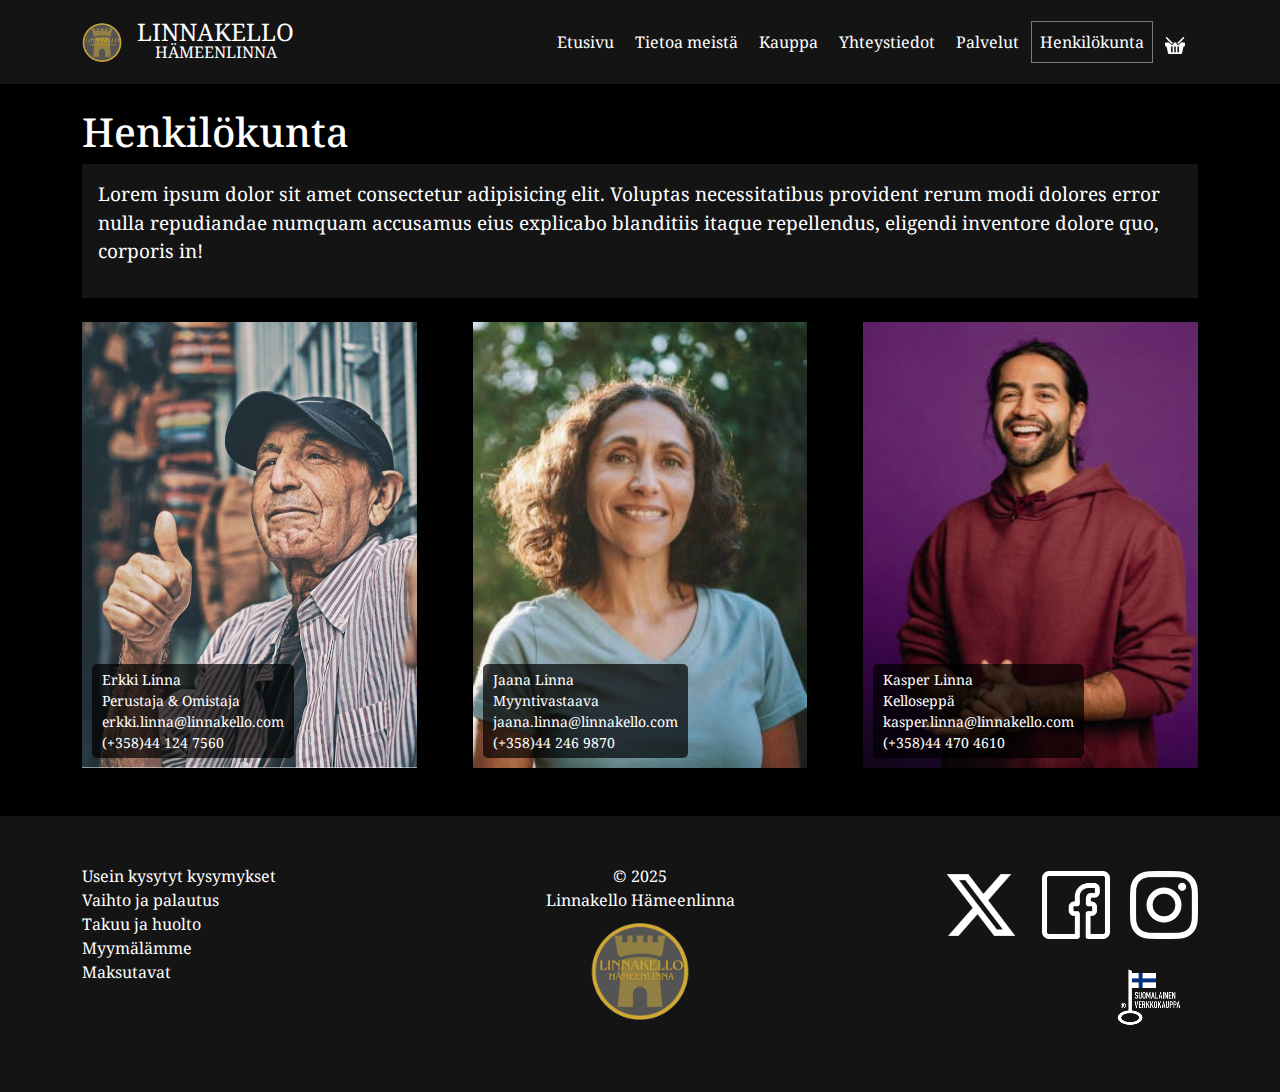
<file: henkilokunta.html>
<!doctype html>
<html lang="fi">
<head>
  <meta charset="UTF-8">
  <meta name="viewport"
        content="width=device-width, user-scalable=no, initial-scale=1.0, maximum-scale=1.0, minimum-scale=1.0">
  <meta http-equiv="X-UA-Compatible" content="ie=edge">
  <link href="https://cdn.jsdelivr.net/npm/bootstrap@5.3.3/dist/css/bootstrap.min.css" rel="stylesheet" integrity="sha384-QWTKZyjpPEjISv5WaRU9OFeRpok6YctnYmDr5pNlyT2bRjXh0JMhjY6hW+ALEwIH" crossorigin="anonymous">
  <link rel="stylesheet" href="style.css">
  <link rel="icon" href="./assets/favicon.ico" type="image/x-icon">
  <title>Henkilökunta - Linnakello Hämeenlinna</title>
</head>
<body>

<header class="bg-dark-gray">
  <nav class="navbar navbar-expand-lg py-3">
    <div class="container">
      <a href="./index.html" class="navbar-brand d-flex align-items-center link-body-emphasis text-decoration-none">
        <img class="logo" src="./assets/logo.png" alt="logo">
        <div class="logo-text">
          <span class="fs-4 text-white">Linnakello</span>
          <span class="fs-6 text-white">Hämeenlinna</span>
        </div>
      </a>

      <button class="navbar-toggler custom-toggler" type="button"
              data-bs-toggle="collapse"
              data-bs-target="#mainNav"
              aria-controls="mainNav"
              aria-expanded="false"
              aria-label="Toggle navigation">
        <span class="hamburger">
          <span class="line"></span>
          <span class="line"></span>
          <span class="line"></span>
        </span>
      </button>

      <div class="collapse navbar-collapse" id="mainNav">
        <ul class="navbar-nav ms-auto mb-2 mb-lg-0">
          <li class="nav-item"><a href="./index.html" class="nav-link text-white">Etusivu</a></li>
          <li class="nav-item"><a href="./meista.html" class="nav-link text-white">Tietoa meistä</a></li>
          <li class="nav-item"><a href="./kauppa.html" class="nav-link text-white">Kauppa</a></li>
          <li class="nav-item"><a href="./yhteystiedot.html" class="nav-link text-white">Yhteystiedot</a></li>
          <li class="nav-item"><a href="./palvelut.html" class="nav-link text-white">Palvelut</a></li>
          <li class="nav-item"><a href="./henkilokunta.html" class="nav-link text-white nav-active">Henkilökunta</a></li>
          <li class="nav-item"><a href="./kauppa.html" class="nav-link text-white"><img src="./assets/shoppingbasket.png" width="20" height="20" alt="ostoskori"></a></li>
        </ul>
      </div>
    </div>
  </nav>
</header>

<section class="bg-black pb-5">
  <div class="container">
    <h1 class="text-white mt-4">Henkilökunta</h1>
    <div class="row g-4">
      <div class="col-12">
        <div class="p-3 bg-dark-gray">
          <p class="text-white henkilokunta-description">Lorem ipsum dolor sit amet consectetur adipisicing elit. Voluptas necessitatibus provident rerum modi dolores error nulla repudiandae numquam accusamus eius explicabo blanditiis itaque repellendus, eligendi inventore dolore quo, corporis in!</p>
        </div>
      </div>
      <div class="col-12">
        <div class="henkilokunta d-flex justify-content-between">
          <div class="henkilokunta-item">
            <img src="./assets/omistaja.jpg" width="380" height="280" alt="omistaja">
            <div class="henkilokunta-text">Erkki Linna<br>Perustaja & Omistaja<br>erkki.linna@linnakello.com<br>(+358)44 124 7560</div>
          </div>
          <div class="henkilokunta-item">
            <img src="./assets/myyjä.jpg" width="380" height="280" alt="">
            <div class="henkilokunta-text">Jaana Linna<br>Myyntivastaava<br>jaana.linna@linnakello.com<br>(+358)44 246 9870</div>
          </div>
          <div class="henkilokunta-item">
            <img src="./assets/kelloseppä.jpg" width="380" height="280" alt="">
            <div class="henkilokunta-text">Kasper Linna<br>Kelloseppä<br>kasper.linna@linnakello.com<br>(+358)44 470 4610</div>
          </div>
        </div>
      </div>
    </div>
  </div>
</section>

<footer class="bg-dark-gray py-5">
  <div class="container">
    <div class="row">
      <div class="col-12 col-lg-4 mb-4">
        <div class="links d-flex flex-column align-items-center align-items-lg-start">
          <span><a href="#" class="text-white text-decoration-none">Usein kysytyt kysymykset</a></span>
          <span><a href="#" class="text-white text-decoration-none">Vaihto ja palautus</a></span>
          <span><a href="#" class="text-white text-decoration-none">Takuu ja huolto</a></span>
          <span><a href="#" class="text-white text-decoration-none">Myymälämme</a></span>
          <span><a href="#" class="text-white text-decoration-none">Maksutavat</a></span>
        </div>
      </div>

      <div class="col-12 col-lg-4 mb-4">
        <div class="copy d-flex flex-column align-items-center">
          <span class="text-white">&copy; 2025</span>
          <span class="text-white">Linnakello Hämeenlinna</span>
          <img src="./assets/logo.png" alt="logo" class="mt-2" style="max-width: 100px;">
        </div>
      </div>

      <div class="col-12 col-lg-4">
        <div class="social d-flex flex-column align-items-center align-items-lg-end">
          <div class="social-links mb-3">
            <a href="#" class="me-3"><img src="./assets/x.png" alt="twitter" class="social-icon"></a>
            <a href="#" class="me-3"><img src="./assets/facebook.png" alt="facebook" class="social-icon"></a>
            <a href="#"><img src="./assets/instagram.png" alt="instagram" class="social-icon"></a>
          </div>
          <div class="trademark">
            <img src="./assets/Suomalainenkauppa.png" alt="trademark" class="img-fluid">
          </div>
        </div>
      </div>
    </div>
  </div>
</footer>

<script src="https://cdn.jsdelivr.net/npm/bootstrap@5.3.3/dist/js/bootstrap.bundle.min.js" integrity="sha384-YvpcrYf0tY3lHB60NNkmXc5s9fDVZLESaAA55NDzOxhy9GkcIdslK1eN7N6jIeHz" crossorigin="anonymous"></script>
</body>
</html>
</file>
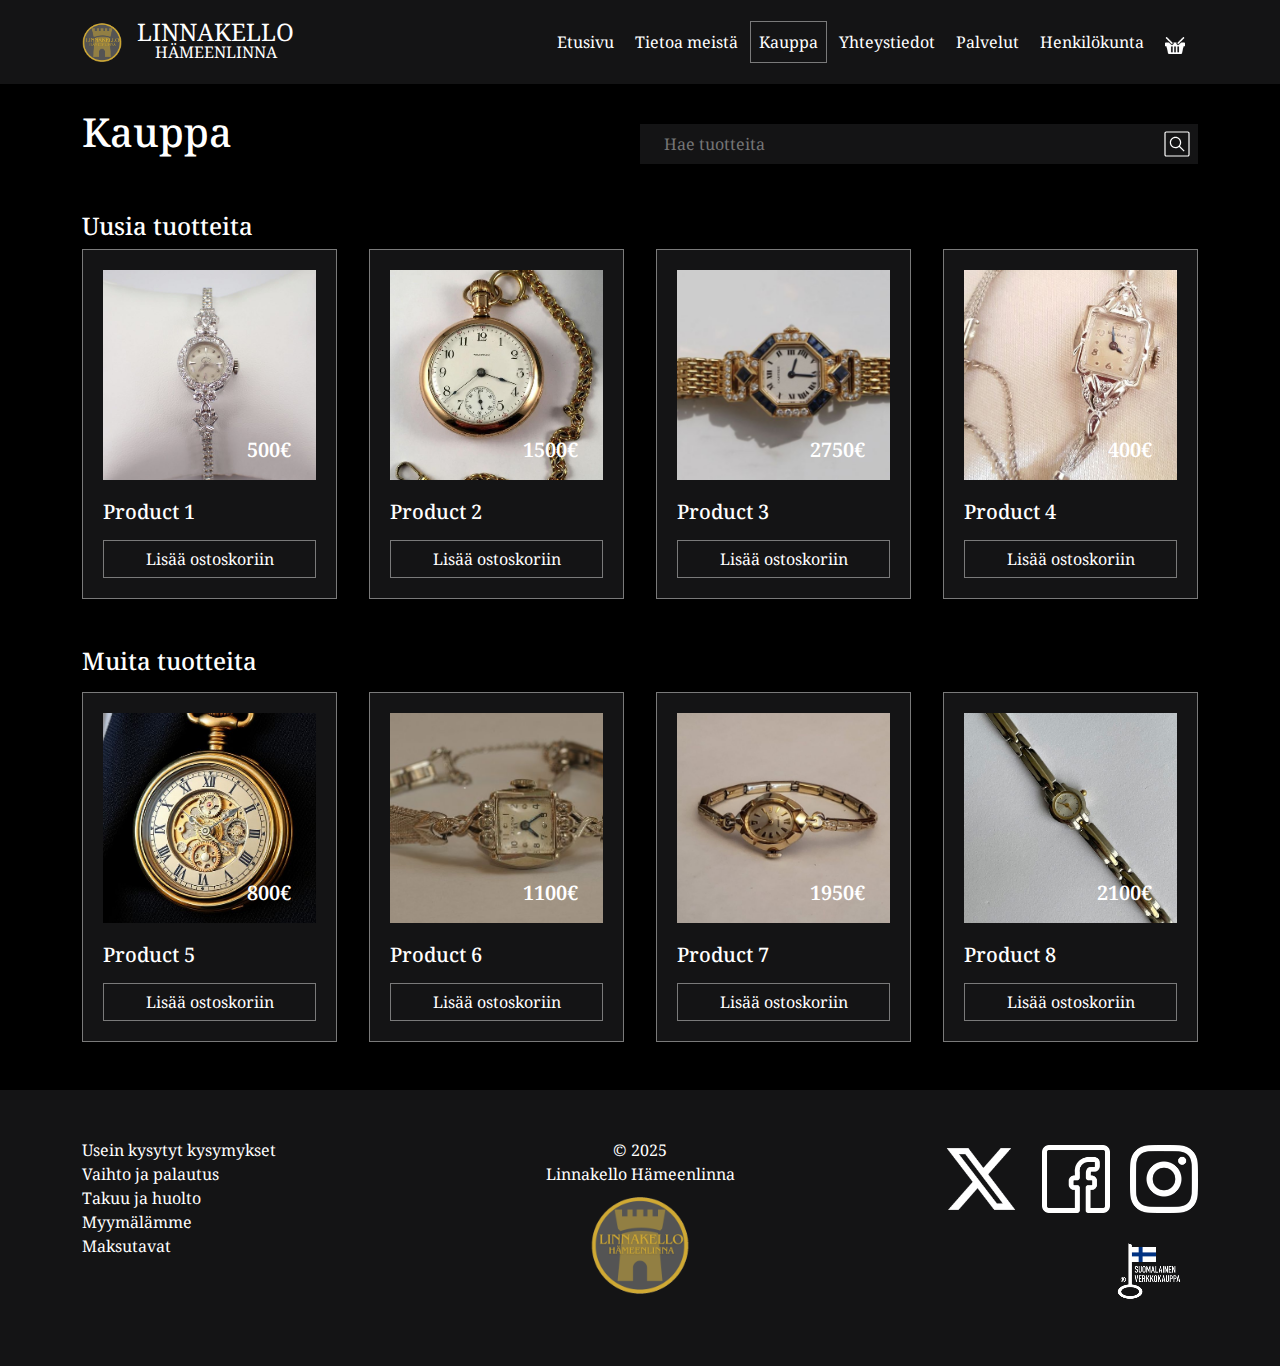
<file: kauppa.html>
<!doctype html>
<html lang="fi">
<head>
  <meta charset="UTF-8">
  <meta name="viewport"
        content="width=device-width, user-scalable=no, initial-scale=1.0, maximum-scale=1.0, minimum-scale=1.0">
  <meta http-equiv="X-UA-Compatible" content="ie=edge">
  <link href="https://cdn.jsdelivr.net/npm/bootstrap@5.3.3/dist/css/bootstrap.min.css" rel="stylesheet" integrity="sha384-QWTKZyjpPEjISv5WaRU9OFeRpok6YctnYmDr5pNlyT2bRjXh0JMhjY6hW+ALEwIH" crossorigin="anonymous">
  <link rel="stylesheet" href="style.css">
  <link rel="icon" href="./assets/favicon.ico" type="image/x-icon">
  <title>Kauppa - Linnakello Hämeenlinna</title>
</head>
<body>

<header class="bg-dark-gray">
  <nav class="navbar navbar-expand-lg py-3">
    <div class="container">
      <a href="./index.html" class="navbar-brand d-flex align-items-center link-body-emphasis text-decoration-none">
        <img class="logo" src="./assets/logo.png" alt="logo">
        <div class="logo-text">
          <span class="fs-4 text-white">Linnakello</span>
          <span class="fs-6 text-white">Hämeenlinna</span>
        </div>
      </a>

      <button class="navbar-toggler custom-toggler" type="button"
              data-bs-toggle="collapse"
              data-bs-target="#mainNav"
              aria-controls="mainNav"
              aria-expanded="false"
              aria-label="Toggle navigation">
        <span class="hamburger">
          <span class="line"></span>
          <span class="line"></span>
          <span class="line"></span>
        </span>
      </button>

      <div class="collapse navbar-collapse" id="mainNav">
        <ul class="navbar-nav ms-auto mb-2 mb-lg-0">
          <li class="nav-item"><a href="./index.html" class="nav-link text-white">Etusivu</a></li>
          <li class="nav-item"><a href="./meista.html" class="nav-link text-white">Tietoa meistä</a></li>
          <li class="nav-item"><a href="./kauppa.html" class="nav-link text-white nav-active" aria-current="page">Kauppa</a></li>
          <li class="nav-item"><a href="./yhteystiedot.html" class="nav-link text-white">Yhteystiedot</a></li>
          <li class="nav-item"><a href="./palvelut.html" class="nav-link text-white">Palvelut</a></li>
          <li class="nav-item"><a href="./henkilokunta.html" class="nav-link text-white">Henkilökunta</a></li>
          <li class="nav-item"><a href="./kauppa.html" class="nav-link text-white"><img src="./assets/shoppingbasket.png" width="20" height="20" alt="ostoskori"></a></li>
        </ul>
      </div>
    </div>
  </nav>
</header>

<section class="bg-black pb-5">
  <div class="container">
    <!--    PAGE CONTENT HERE-->
    <div class="head">
      <h1 class="text-white mt-4">Kauppa</h1>
      <input class="search bg-dark-gray px-4 py-2" placeholder="Hae tuotteita"/>
      <svg xmlns="http://www.w3.org/2000/svg" x="0px" y="0px" width="30" height="30" viewBox="0 0 50 50" class="search-icon" fill="currentColor">
        <path d="M 7 4 C 5.3545455 4 4 5.3545455 4 7 L 4 43 C 4 44.645455 5.3545455 46 7 46 L 43 46 C 44.645455 46 46 44.645455 46 43 L 46 7 C 46 5.3545455 44.645455 4 43 4 L 7 4 z M 7 6 L 43 6 C 43.554545 6 44 6.4454545 44 7 L 44 43 C 44 43.554545 43.554545 44 43 44 L 7 44 C 6.4454545 44 6 43.554545 6 43 L 6 7 C 6 6.4454545 6.4454545 6 7 6 z M 22.5 13 C 17.26514 13 13 17.26514 13 22.5 C 13 27.73486 17.26514 32 22.5 32 C 24.758219 32 26.832076 31.201761 28.464844 29.878906 L 36.292969 37.707031 L 37.707031 36.292969 L 29.878906 28.464844 C 31.201761 26.832076 32 24.758219 32 22.5 C 32 17.26514 27.73486 13 22.5 13 z M 22.5 15 C 26.65398 15 30 18.34602 30 22.5 C 30 26.65398 26.65398 30 22.5 30 C 18.34602 30 15 26.65398 15 22.5 C 15 18.34602 18.34602 15 22.5 15 z"></path>
      </svg>
    </div>
    <div class="products">
      <h2 class="products-title text-white mt-5">Uusia tuotteita</h2>
      <div class="products-list">
        <div class="card bg-dark-gray">
          <div class="card-image">
            <img class="card-img-top" src="./assets/tuote1.png" alt="Product card image">
            <span class="card-price">500€</span>
          </div>
          <div class="card-body">
            <h5 class="card-title">Product 1</h5>
            <a href="#" class="btn card-btn mt-2">Lisää ostoskoriin</a>
          </div>
        </div>
        <div class="card bg-dark-gray">
          <div class="card-image">
            <img class="card-img-top" src="./assets/tuote2.png" alt="Product card image">
            <span class="card-price">1500€</span>
          </div>
          <div class="card-body">
            <h5 class="card-title">Product 2</h5>
            <a href="#" class="btn card-btn mt-2">Lisää ostoskoriin</a>
          </div>
        </div>
        <div class="card bg-dark-gray">
          <div class="card-image">
            <img class="card-img-top" src="./assets/tuote3.png" alt="Product card image">
            <span class="card-price">2750€</span>
          </div>
          <div class="card-body">
            <h5 class="card-title">Product 3</h5>
            <a href="#" class="btn card-btn mt-2">Lisää ostoskoriin</a>
          </div>
        </div>
        <div class="card bg-dark-gray">
          <div class="card-image">
            <img class="card-img-top" src="./assets/tuote4.png" alt="Product card image">
            <span class="card-price">400€</span>
          </div>
          <div class="card-body">
            <h5 class="card-title">Product 4</h5>
            <a href="#" class="btn card-btn mt-2">Lisää ostoskoriin</a>
          </div>
        </div>
      </div>
    </div>
    <div class="products">
      <h2 class="products-title text-white mt-5">Muita tuotteita</h2>
      <div class="products-list mt-3">
        <div class="card bg-dark-gray">
          <div class="card-image ">
            <img class="card-img-top" src="./assets/tuote5.png" alt="Product card image">
            <span class="card-price">800€</span>
          </div>
          <div class="card-body">
            <h5 class="card-title">Product 5</h5>
            <a href="#" class="btn card-btn mt-2">Lisää ostoskoriin</a>
          </div>
        </div>
        <div class="card bg-dark-gray">
          <div class="card-image">
            <img class="card-img-top" src="./assets/tuote6.png" alt="Product card image">
            <span class="card-price">1100€</span>
          </div>
          <div class="card-body">
            <h5 class="card-title">Product 6</h5>
            <a href="#" class="btn card-btn mt-2">Lisää ostoskoriin</a>
          </div>
        </div>
        <div class="card bg-dark-gray">
          <div class="card-image">
            <img class="card-img-top" src="./assets/tuote7.png" alt="Product card image">
            <span class="card-price">1950€</span>
          </div>
          <div class="card-body">
            <h5 class="card-title">Product 7</h5>
            <a href="#" class="btn card-btn mt-2">Lisää ostoskoriin</a>
          </div>
        </div>
        <div class="card bg-dark-gray">
          <div class="card-image">
            <img class="card-img-top" src="./assets/tuote8.png" alt="Product card image">
            <span class="card-price">2100€</span>
          </div>
          <div class="card-body">
            <h5 class="card-title">Product 8</h5>
            <a href="#" class="btn card-btn mt-2">Lisää ostoskoriin</a>
          </div>
        </div>
      </div>
    </div>
  </div>
</section>

<footer class="bg-dark-gray py-5">
  <div class="container">
    <div class="row">
      <div class="col-12 col-lg-4 mb-4">
        <div class="links d-flex flex-column align-items-center align-items-lg-start">
          <span><a href="#" class="text-white text-decoration-none">Usein kysytyt kysymykset</a></span>
          <span><a href="#" class="text-white text-decoration-none">Vaihto ja palautus</a></span>
          <span><a href="#" class="text-white text-decoration-none">Takuu ja huolto</a></span>
          <span><a href="#" class="text-white text-decoration-none">Myymälämme</a></span>
          <span><a href="#" class="text-white text-decoration-none">Maksutavat</a></span>
        </div>
      </div>

      <div class="col-12 col-lg-4 mb-4">
        <div class="copy d-flex flex-column align-items-center">
          <span class="text-white">&copy; 2025</span>
          <span class="text-white">Linnakello Hämeenlinna</span>
          <img src="./assets/logo.png" alt="logo" class="mt-2" style="max-width: 100px;">
        </div>
      </div>

      <div class="col-12 col-lg-4">
        <div class="social d-flex flex-column align-items-center align-items-lg-end">
          <div class="social-links mb-3">
            <a href="#" class="me-3"><img src="./assets/x.png" alt="twitter" class="social-icon"></a>
            <a href="#" class="me-3"><img src="./assets/facebook.png" alt="facebook" class="social-icon"></a>
            <a href="#"><img src="./assets/instagram.png" alt="instagram" class="social-icon"></a>
          </div>
          <div class="trademark">
            <img src="./assets/Suomalainenkauppa.png" alt="trademark" class="img-fluid">
          </div>
        </div>
      </div>
    </div>
  </div>
</footer>

<script src="https://cdn.jsdelivr.net/npm/bootstrap@5.3.3/dist/js/bootstrap.bundle.min.js" integrity="sha384-YvpcrYf0tY3lHB60NNkmXc5s9fDVZLESaAA55NDzOxhy9GkcIdslK1eN7N6jIeHz" crossorigin="anonymous"></script>
</body>
</html>
</file>
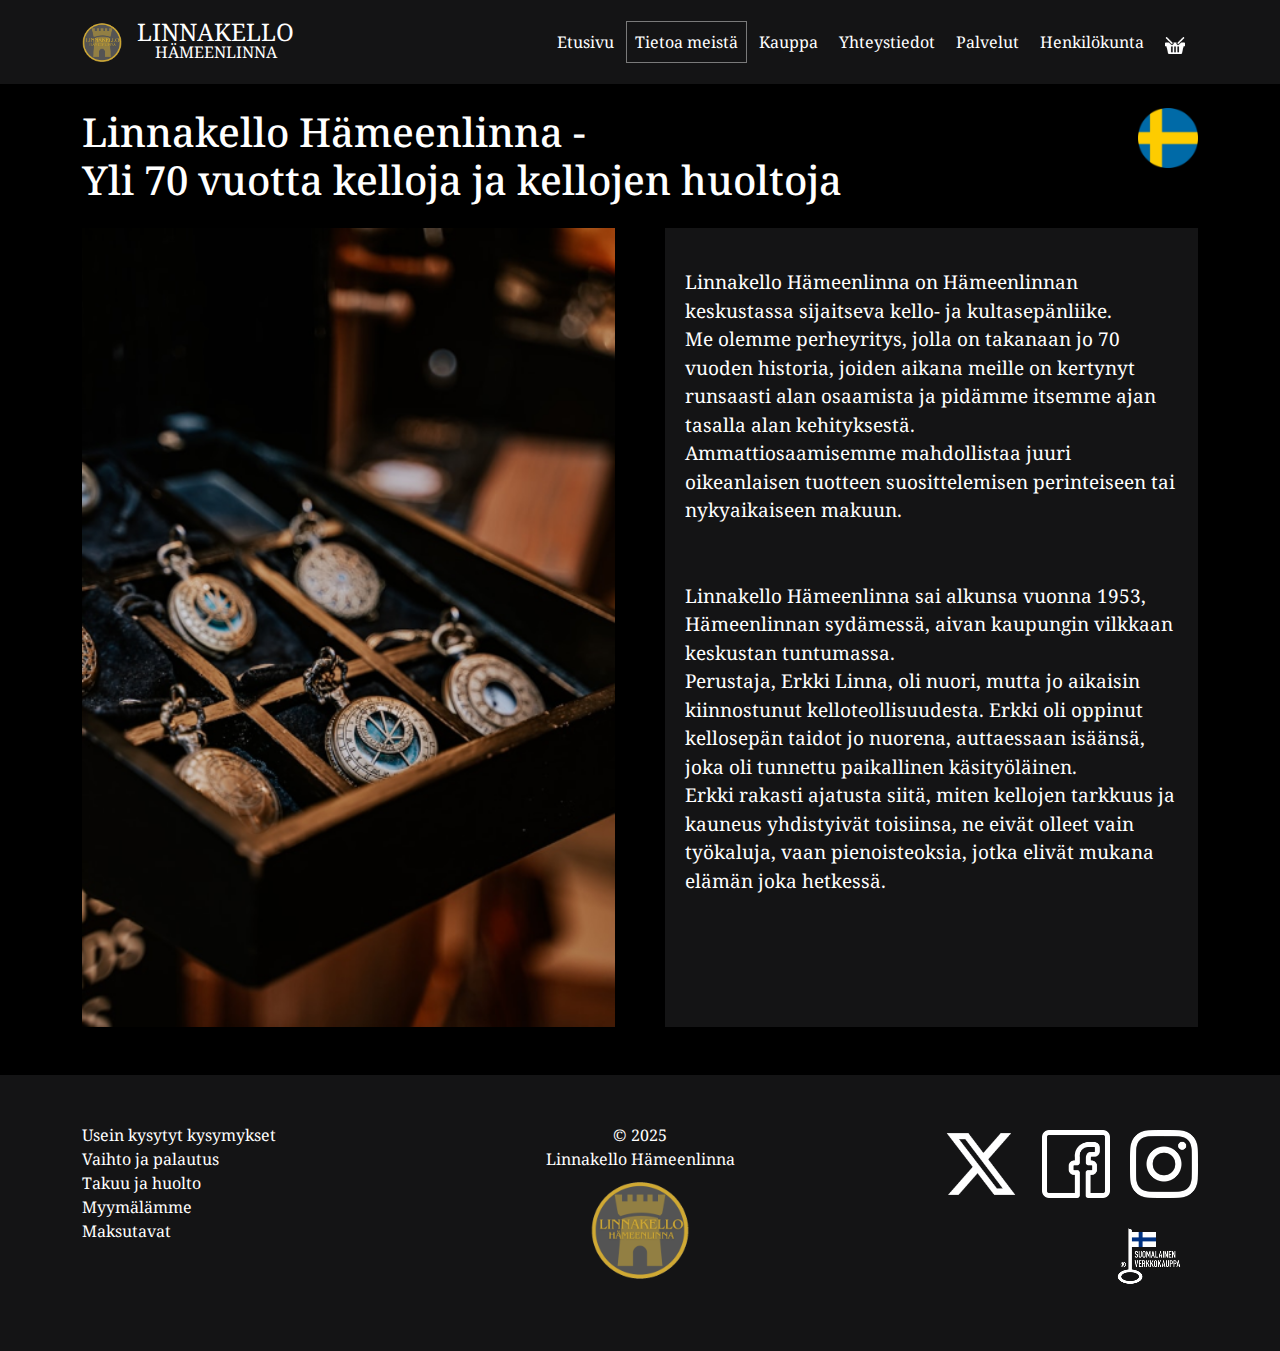
<file: meista.html>
<!doctype html>
<html lang="fi">
<head>
  <meta charset="UTF-8">
  <meta name="viewport"
        content="width=device-width, user-scalable=no, initial-scale=1.0, maximum-scale=1.0, minimum-scale=1.0">
  <meta http-equiv="X-UA-Compatible" content="ie=edge">
  <link href="https://cdn.jsdelivr.net/npm/bootstrap@5.3.3/dist/css/bootstrap.min.css" rel="stylesheet" integrity="sha384-QWTKZyjpPEjISv5WaRU9OFeRpok6YctnYmDr5pNlyT2bRjXh0JMhjY6hW+ALEwIH" crossorigin="anonymous">
  <link rel="stylesheet" href="style.css">
  <link rel="icon" href="./assets/favicon.ico" type="image/x-icon">
  <title>Tietoa Meistä - Linnakello Hämeenlinna</title>
</head>
<body>

<header class="bg-dark-gray">
  <nav class="navbar navbar-expand-lg py-3">
    <div class="container">
      <a href="./index.html" class="navbar-brand d-flex align-items-center link-body-emphasis text-decoration-none">
        <img class="logo" src="./assets/logo.png" alt="logo">
        <div class="logo-text">
          <span class="fs-4 text-white">Linnakello</span>
          <span class="fs-6 text-white">Hämeenlinna</span>
        </div>
      </a>

      <button class="navbar-toggler custom-toggler" type="button"
              data-bs-toggle="collapse"
              data-bs-target="#mainNav"
              aria-controls="mainNav"
              aria-expanded="false"
              aria-label="Toggle navigation">
        <span class="hamburger">
          <span class="line"></span>
          <span class="line"></span>
          <span class="line"></span>
        </span>
      </button>

      <div class="collapse navbar-collapse" id="mainNav">
        <ul class="navbar-nav ms-auto mb-2 mb-lg-0">
          <li class="nav-item"><a href="./index.html" class="nav-link text-white">Etusivu</a></li>
          <li class="nav-item"><a href="./meista.html" class="nav-link text-white nav-active" aria-current="page">Tietoa meistä</a></li>
          <li class="nav-item"><a href="./kauppa.html" class="nav-link text-white">Kauppa</a></li>
          <li class="nav-item"><a href="./yhteystiedot.html" class="nav-link text-white">Yhteystiedot</a></li>
          <li class="nav-item"><a href="./palvelut.html" class="nav-link text-white">Palvelut</a></li>
          <li class="nav-item"><a href="./henkilokunta.html" class="nav-link text-white">Henkilökunta</a></li>
          <li class="nav-item"><a href="./kauppa.html" class="nav-link text-white"><img src="./assets/shoppingbasket.png" width="20" height="20" alt="ostoskori"></a></li>
        </ul>
      </div>
    </div>
  </nav>
</header>

<section class="bg-black pb-5">
  <div class="container position-relative">
    <!--    PAGE CONTENT HERE-->
    <img id="language-switch" src="./assets/sweden.png" alt="Language switch button">
    <h1 id="about-us-title" class="text-white mt-4">Linnakello Hämeenlinna -<br>Yli 70 vuotta kelloja ja kellojen huoltoja</h1>
    <div class="about mt-4">
      <img src="./assets/meista.png" alt="About us image">
      <span id="about-us-description" class="about-description bg-dark-gray">
        Linnakello Hämeenlinna on Hämeenlinnan keskustassa sijaitseva kello-
        ja kultasepänliike. <br> Me olemme perheyritys, jolla on takanaan jo 70
        vuoden historia, joiden aikana meille on kertynyt runsaasti alan
        osaamista ja pidämme itsemme ajan tasalla alan kehityksestä. <br>
        Ammattiosaamisemme mahdollistaa juuri oikeanlaisen tuotteen
        suosittelemisen perinteiseen tai nykyaikaiseen makuun. <br> <br>
        <br>Linnakello Hämeenlinna sai alkunsa vuonna 1953, Hämeenlinnan
        sydämessä, aivan kaupungin vilkkaan keskustan tuntumassa.
        <br>Perustaja, Erkki Linna, oli nuori, mutta
        jo aikaisin kiinnostunut kelloteollisuudesta. Erkki oli oppinut
        kellosepän taidot jo nuorena, auttaessaan isäänsä, joka oli
        tunnettu paikallinen käsityöläinen. <br>Erkki rakasti ajatusta siitä,
        miten kellojen tarkkuus ja kauneus yhdistyivät toisiinsa,
        ne eivät olleet vain työkaluja, vaan pienoisteoksia,
        jotka elivät mukana elämän joka hetkessä.
      </span>
    </div>
  </div>
</section>

<footer class="bg-dark-gray py-5">
  <div class="container">
    <div class="row">
      <div class="col-12 col-lg-4 mb-4">
        <div class="links d-flex flex-column align-items-center align-items-lg-start">
          <span><a href="#" class="text-white text-decoration-none">Usein kysytyt kysymykset</a></span>
          <span><a href="#" class="text-white text-decoration-none">Vaihto ja palautus</a></span>
          <span><a href="#" class="text-white text-decoration-none">Takuu ja huolto</a></span>
          <span><a href="#" class="text-white text-decoration-none">Myymälämme</a></span>
          <span><a href="#" class="text-white text-decoration-none">Maksutavat</a></span>
        </div>
      </div>

      <div class="col-12 col-lg-4 mb-4">
        <div class="copy d-flex flex-column align-items-center">
          <span class="text-white">&copy; 2025</span>
          <span class="text-white">Linnakello Hämeenlinna</span>
          <img src="./assets/logo.png" alt="logo" class="mt-2" style="max-width: 100px;">
        </div>
      </div>

      <div class="col-12 col-lg-4">
        <div class="social d-flex flex-column align-items-center align-items-lg-end">
          <div class="social-links mb-3">
            <a href="#" class="me-3"><img src="./assets/x.png" alt="twitter" class="social-icon"></a>
            <a href="#" class="me-3"><img src="./assets/facebook.png" alt="facebook" class="social-icon"></a>
            <a href="#"><img src="./assets/instagram.png" alt="instagram" class="social-icon"></a>
          </div>
          <div class="trademark">
            <img src="./assets/Suomalainenkauppa.png" alt="trademark" class="img-fluid">
          </div>
        </div>
      </div>
    </div>
  </div>
</footer>

<script src="https://cdn.jsdelivr.net/npm/bootstrap@5.3.3/dist/js/bootstrap.bundle.min.js" integrity="sha384-YvpcrYf0tY3lHB60NNkmXc5s9fDVZLESaAA55NDzOxhy9GkcIdslK1eN7N6jIeHz" crossorigin="anonymous"></script>

<script>
  const languageSwitch = document.getElementById('language-switch');
  const aboutUsTitle = document.getElementById('about-us-title');
  const aboutUsDescription = document.getElementById('about-us-description');
  let currentLanguage = 'fi';
  languageSwitch.addEventListener('click', () => {
    if (currentLanguage === 'fi') {
      languageSwitch.attributes.src.value = './assets/finland.png';
      aboutUsTitle.innerHTML = 'Linnakello Tavastehus -<br>Över 70 år av klockor och klockservice';
      aboutUsDescription.innerHTML = `
        Linnakello Hämeenlinna är en urmakarrörelse i centrala Tavastehus. <br>
        Vi är ett familjeföretag med 70 års historia bakom oss, under vilka vi har samlat på oss mycket kunnande inom branschen och håller oss uppdaterade om utvecklingen inom branschen. <br>
        Vårt yrkeskunnande gör det möjligt att rekommendera precis rätt produkt för den traditionella eller moderna smaken. <br> <br>
        Linnakello Hämeenlinna fick sin början 1953, i hjärtat av Tavastehus, alldeles intill stadens livliga centrum. <br>
        Grundaren, Erkki Linna, var ung men tidigt intresserad av urindustrin. <br>
        Erkki hade lärt sig urmakarkonsten redan i unga år, då han hjälpte sin far, som var en känd hantverkare från trakten. <br>
        Erkki älskade idén om hur klockornas precision och skönhet förenades med varandra, de var inte bara verktyg, utan miniatyrverk som levde med livet i varje ögonblick.
      `;
      document.title = 'Om oss - Linnakello Hämeenlinna';
      currentLanguage = 'sv';
    } else {
      languageSwitch.attributes.src.value = './assets/sweden.png';
      aboutUsTitle.innerHTML = 'Linnakello Hämeenlinna -<br>Yli 70 vuotta kelloja ja kellojen huoltoja';
      aboutUsDescription.innerHTML = `
        Linnakello Hämeenlinna on Hämeenlinnan keskustassa sijaitseva kello-
        ja kultasepänliike. <br> Me olemme perheyritys, jolla on takanaan jo 70
        vuoden historia, joiden aikana meille on kertynyt runsaasti alan
        osaamista ja pidämme itsemme ajan tasalla alan kehityksestä. <br>
        Ammattiosaamisemme mahdollistaa juuri oikeanlaisen tuotteen
        suosittelemisen perinteiseen tai nykyaikaiseen makuun. <br> <br>
        Linnakello Hämeenlinna sai alkunsa
        vuonna 1953, Hämeenlinnan sydämessä, aivan kaupungin vilkkaan
        keskustan tuntumassa. <br>Perustaja, Erkki Linna, oli nuori, mutta
        jo aikaisin kiinnostunut kelloteollisuudesta. Erkki oli oppinut
        kellosepän taidot jo nuorena, auttaessaan isäänsä, joka oli
        tunnettu paikallinen käsityöläinen. <br>Erkki rakasti ajatusta siitä,
        miten kellojen tarkkuus ja kauneus yhdistyivät toisiinsa,
        ne eivät olleet vain työkaluja, vaan pienoisteoksia,
        jotka elivät mukana elämän joka hetkessä.
        `;
      document.title = 'Tietoa Meistä - Linnakello Hämeenlinna';
      currentLanguage = 'fi';

    }
  });
</script>
</body>
</html>
</file>
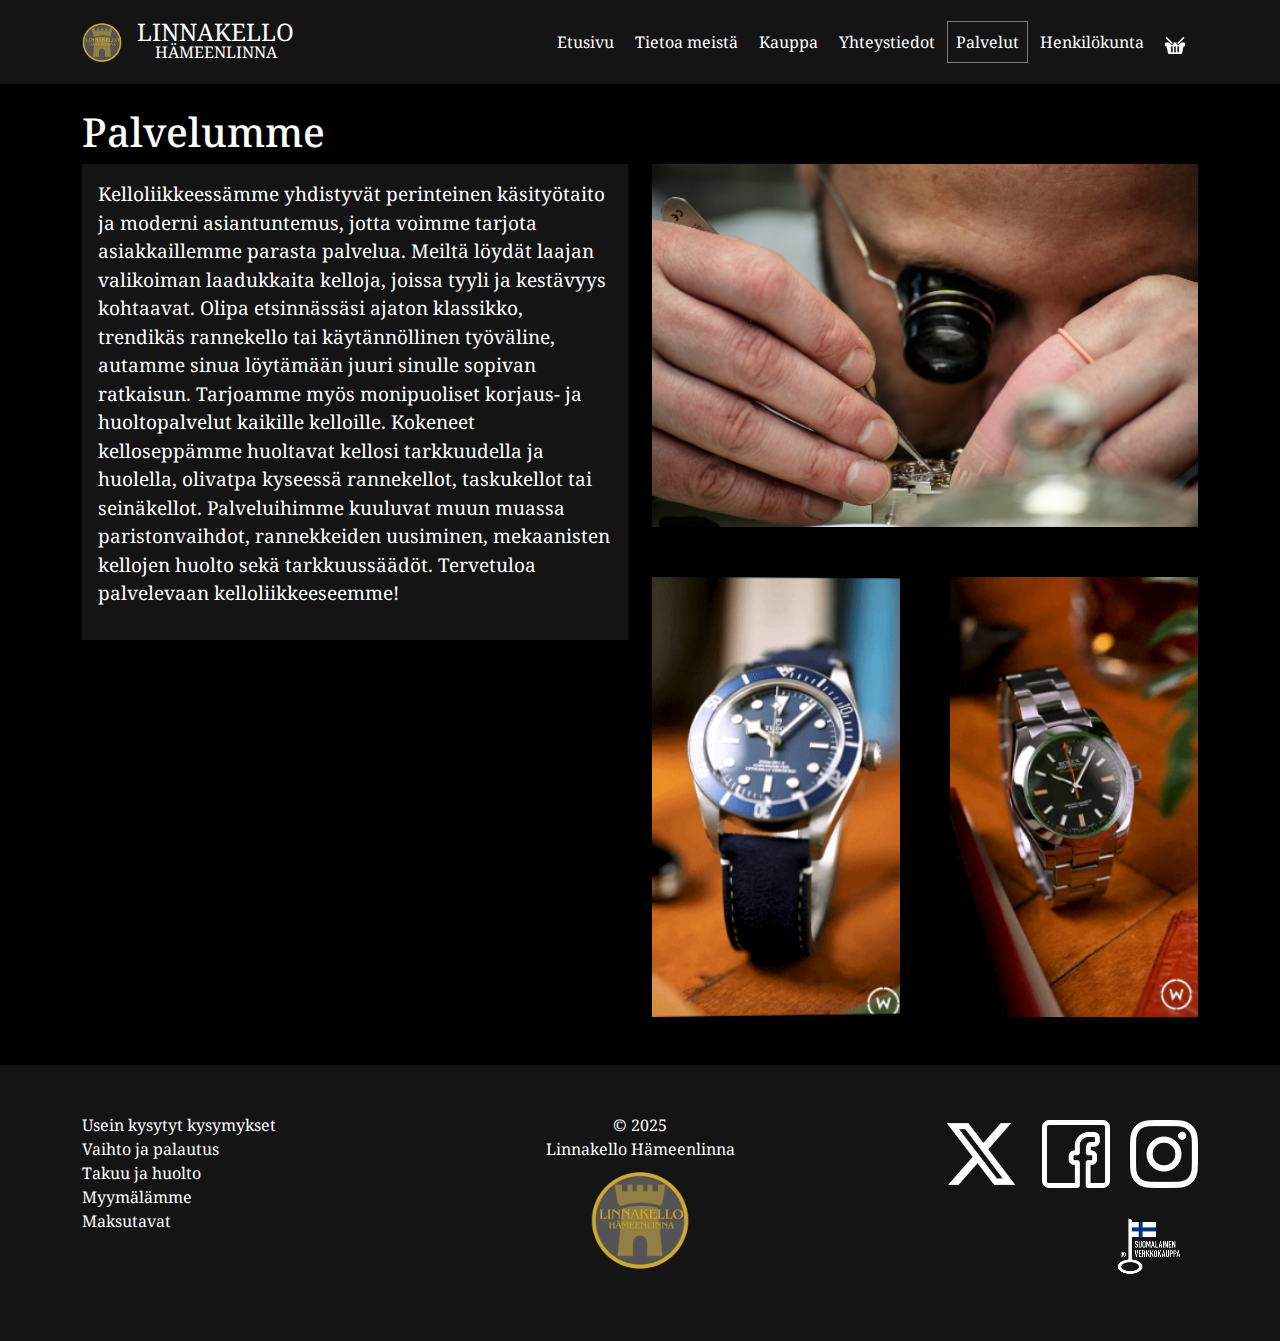
<file: palvelut.html>
<!doctype html>
<html lang="fi">
<head>
  <meta charset="UTF-8">
  <meta name="viewport"
        content="width=device-width, user-scalable=no, initial-scale=1.0, maximum-scale=1.0, minimum-scale=1.0">
  <meta http-equiv="X-UA-Compatible" content="ie=edge">
  <link href="https://cdn.jsdelivr.net/npm/bootstrap@5.3.3/dist/css/bootstrap.min.css" rel="stylesheet" integrity="sha384-QWTKZyjpPEjISv5WaRU9OFeRpok6YctnYmDr5pNlyT2bRjXh0JMhjY6hW+ALEwIH" crossorigin="anonymous">
  <link rel="stylesheet" href="style.css">
  <link rel="icon" href="./assets/favicon.ico" type="image/x-icon">
  <title>Palvelut - Linnakello Hämeenlinna</title>
</head>
<body>

<header class="bg-dark-gray">
  <nav class="navbar navbar-expand-lg py-3">
    <div class="container">
      <a href="./index.html" class="navbar-brand d-flex align-items-center link-body-emphasis text-decoration-none">
        <img class="logo" src="./assets/logo.png" alt="logo">
        <div class="logo-text">
          <span class="fs-4 text-white">Linnakello</span>
          <span class="fs-6 text-white">Hämeenlinna</span>
        </div>
      </a>

      <button class="navbar-toggler custom-toggler" type="button"
              data-bs-toggle="collapse"
              data-bs-target="#mainNav"
              aria-controls="mainNav"
              aria-expanded="false"
              aria-label="Toggle navigation">
        <span class="hamburger">
          <span class="line"></span>
          <span class="line"></span>
          <span class="line"></span>
        </span>
      </button>

      <div class="collapse navbar-collapse" id="mainNav">
        <ul class="navbar-nav ms-auto mb-2 mb-lg-0">
          <li class="nav-item"><a href="./index.html" class="nav-link text-white">Etusivu</a></li>
          <li class="nav-item"><a href="./meista.html" class="nav-link text-white">Tietoa meistä</a></li>
          <li class="nav-item"><a href="./kauppa.html" class="nav-link text-white">Kauppa</a></li>
          <li class="nav-item"><a href="./yhteystiedot.html" class="nav-link text-white">Yhteystiedot</a></li>
          <li class="nav-item"><a href="./palvelut.html" class="nav-link text-white nav-active" aria-current="page">Palvelut</a></li>
          <li class="nav-item"><a href="./henkilokunta.html" class="nav-link text-white">Henkilökunta</a></li>
          <li class="nav-item"><a href="./kauppa.html" class="nav-link text-white"><img src="./assets/shoppingbasket.png" width="20" height="20" alt="ostoskori"></a></li>
        </ul>
      </div>
    </div>
  </nav>
</header>

<section class="bg-black pb-5">
  <div class="container">
    <h1 class="text-white mt-4">Palvelumme</h1>
    <div class="row g-4">
      <div class="col-md-6">
        <div class="p-3 bg-dark-gray">
          <p class="text-white palvelut-description">Kelloliikkeessämme yhdistyvät perinteinen käsityötaito ja moderni asiantuntemus, jotta voimme tarjota asiakkaillemme parasta palvelua. Meiltä löydät laajan valikoiman laadukkaita kelloja, joissa tyyli ja kestävyys kohtaavat. Olipa etsinnässäsi ajaton klassikko, trendikäs rannekello tai käytännöllinen työväline, autamme sinua löytämään juuri sinulle sopivan ratkaisun.
            Tarjoamme myös monipuoliset korjaus- ja huoltopalvelut kaikille kelloille. Kokeneet kelloseppämme huoltavat kellosi tarkkuudella ja huolella, olivatpa kyseessä rannekellot, taskukellot tai seinäkellot. Palveluihimme kuuluvat muun muassa paristonvaihdot, rannekkeiden uusiminen, mekaanisten kellojen huolto sekä tarkkuussäädöt.
            Tervetuloa palvelevaan kelloliikkeeseemme!
          </p>
        </div>
      </div>
      <div class="col-md-6 gx-4">
        <div class="palvelut-images">
          <img src="./assets/palvelut1.png" alt="">
          <div>
            <img src="./assets/palvelut2.png" alt="">
            <img src="./assets/palvelut3.png" alt="">
          </div>
        </div>
      </div>
    </div>
  </div>
</section>

<footer class="bg-dark-gray py-5">
  <div class="container">
    <div class="row">
      <div class="col-12 col-lg-4 mb-4">
        <div class="links d-flex flex-column align-items-center align-items-lg-start">
          <span><a href="#" class="text-white text-decoration-none">Usein kysytyt kysymykset</a></span>
          <span><a href="#" class="text-white text-decoration-none">Vaihto ja palautus</a></span>
          <span><a href="#" class="text-white text-decoration-none">Takuu ja huolto</a></span>
          <span><a href="#" class="text-white text-decoration-none">Myymälämme</a></span>
          <span><a href="#" class="text-white text-decoration-none">Maksutavat</a></span>
        </div>
      </div>

      <div class="col-12 col-lg-4 mb-4">
        <div class="copy d-flex flex-column align-items-center">
          <span class="text-white">&copy; 2025</span>
          <span class="text-white">Linnakello Hämeenlinna</span>
          <img src="./assets/logo.png" alt="logo" class="mt-2" style="max-width: 100px;">
        </div>
      </div>

      <div class="col-12 col-lg-4">
        <div class="social d-flex flex-column align-items-center align-items-lg-end">
          <div class="social-links mb-3">
            <a href="#" class="me-3"><img src="./assets/x.png" alt="twitter" class="social-icon"></a>
            <a href="#" class="me-3"><img src="./assets/facebook.png" alt="facebook" class="social-icon"></a>
            <a href="#"><img src="./assets/instagram.png" alt="instagram" class="social-icon"></a>
          </div>
          <div class="trademark">
            <img src="./assets/Suomalainenkauppa.png" alt="trademark" class="img-fluid">
          </div>
        </div>
      </div>
    </div>
  </div>
</footer>

<script src="https://cdn.jsdelivr.net/npm/bootstrap@5.3.3/dist/js/bootstrap.bundle.min.js" integrity="sha384-YvpcrYf0tY3lHB60NNkmXc5s9fDVZLESaAA55NDzOxhy9GkcIdslK1eN7N6jIeHz" crossorigin="anonymous"></script>
</body>
</html>
</file>
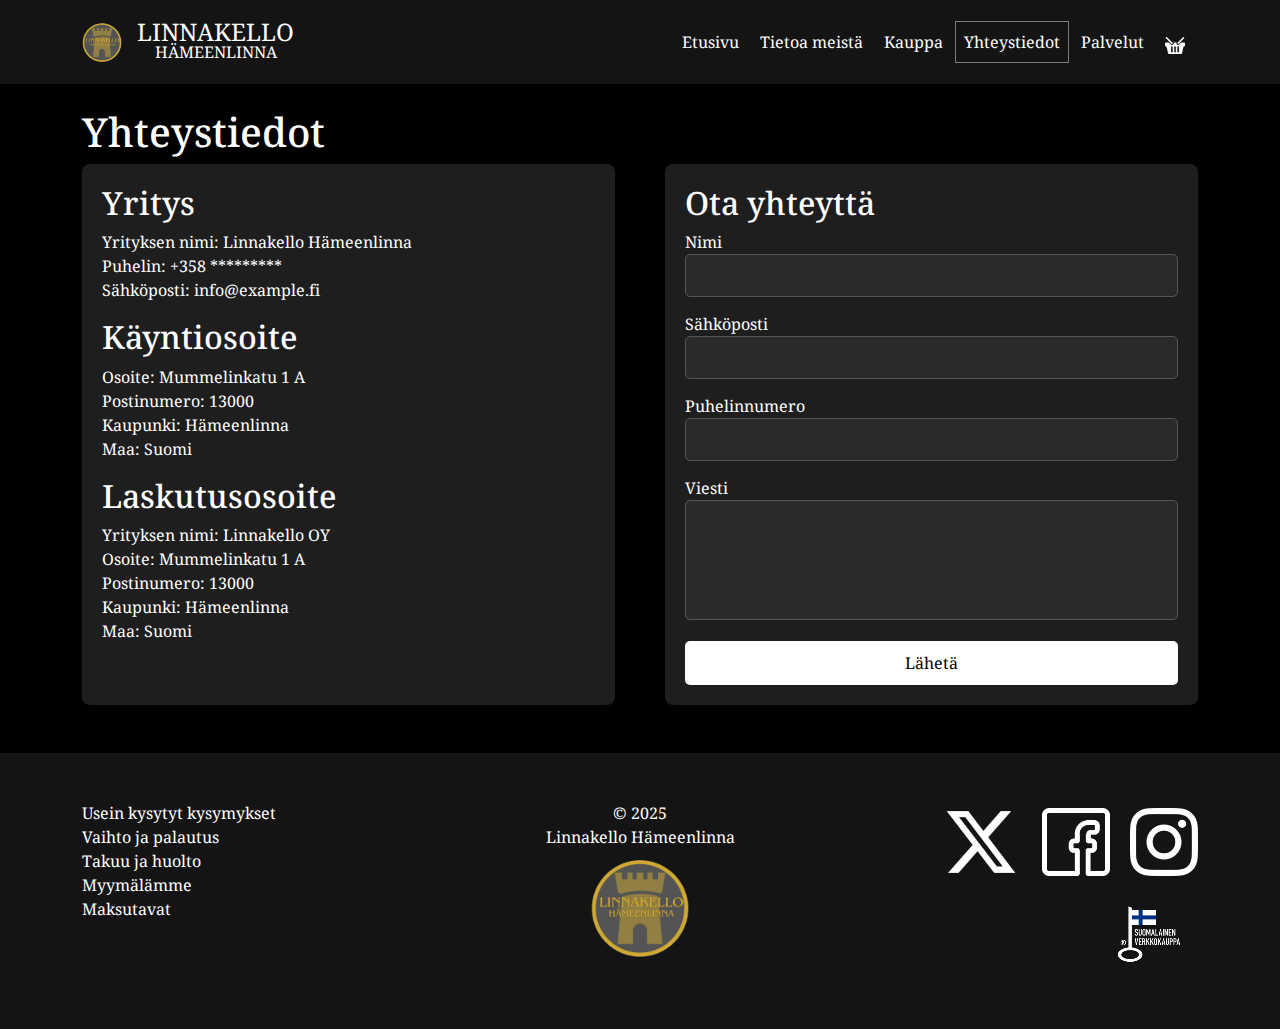
<file: yhteystiedot.html>
<!doctype html>
<html lang="fi">
<head>
  <meta charset="UTF-8">
  <meta name="viewport"
        content="width=device-width, user-scalable=no, initial-scale=1.0, maximum-scale=1.0, minimum-scale=1.0">
  <meta http-equiv="X-UA-Compatible" content="ie=edge">
  <link href="https://cdn.jsdelivr.net/npm/bootstrap@5.3.3/dist/css/bootstrap.min.css" rel="stylesheet" integrity="sha384-QWTKZyjpPEjISv5WaRU9OFeRpok6YctnYmDr5pNlyT2bRjXh0JMhjY6hW+ALEwIH" crossorigin="anonymous">
  <link rel="stylesheet" href="style.css">
  <link rel="icon" href="./assets/favicon.ico" type="image/x-icon">
  <title>Yhteystiedot - Linnakello Hämeenlinna</title>
</head>
<body>

<header class="bg-dark-gray">
  <nav class="navbar navbar-expand-lg py-3">
    <div class="container">
      <a href="./index.html" class="navbar-brand d-flex align-items-center link-body-emphasis text-decoration-none">
        <img class="logo" src="./assets/logo.png" alt="logo">
        <div class="logo-text">
          <span class="fs-4 text-white">Linnakello</span>
          <span class="fs-6 text-white">Hämeenlinna</span>
        </div>
      </a>

      <button class="navbar-toggler custom-toggler" type="button"
              data-bs-toggle="collapse"
              data-bs-target="#mainNav"
              aria-controls="mainNav"
              aria-expanded="false"
              aria-label="Toggle navigation">
        <span class="hamburger">
          <span class="line"></span>
          <span class="line"></span>
          <span class="line"></span>
        </span>
      </button>

      <div class="collapse navbar-collapse" id="mainNav">
        <ul class="navbar-nav ms-auto mb-2 mb-lg-0">
          <li class="nav-item"><a href="./index.html" class="nav-link text-white">Etusivu</a></li>
          <li class="nav-item"><a href="./meista.html" class="nav-link text-white">Tietoa meistä</a></li>
          <li class="nav-item"><a href="./kauppa.html" class="nav-link text-white">Kauppa</a></li>
          <li class="nav-item"><a href="./yhteystiedot.html" class="nav-link text-white nav-active" aria-current="page">Yhteystiedot</a></li>
          <li class="nav-item"><a href="./palvelut.html" class="nav-link text-white">Palvelut</a></li>
          <li class="nav-item"><a href="./kauppa.html" class="nav-link text-white"><img src="./assets/shoppingbasket.png" width="20" height="20" alt="ostoskori"></a></li>
        </ul>
      </div>
    </div>
  </nav>
</header>


<section class="bg-black pb-5">
  <div class="container">
    <!--    PAGE CONTENT HERE-->
    <h1 class="text-white mt-4">Yhteystiedot</h1>
    <div class="contact-container">
      <!-- Yhteystietolaatikko -->
      <div class="contact-info">
        <h2 class="text-white">Yritys</h2>
        <span>
          Yrityksen nimi: Linnakello Hämeenlinna<br>
          Puhelin: +358 *********<br>
          Sähköposti: info@example.fi
        </span>
        <h2 class="text-white mt-3">Käyntiosoite</h2>
        <span>
          Osoite: Mummelinkatu 1 A<br>
          Postinumero: 13000<br>
          Kaupunki: Hämeenlinna<br>
          Maa: Suomi
        </span>
        <h2 class="text-white mt-3">Laskutusosoite</h2>
        <span>
          Yrityksen nimi: Linnakello OY<br>
          Osoite: Mummelinkatu 1 A<br>
          Postinumero: 13000<br>
          Kaupunki: Hämeenlinna<br>
          Maa: Suomi
        </span>
      </div>

      <!-- yhteydenottolomake -->
      <div class="contact-section">
        <h2>Ota yhteyttä</h2>
        <form action="send_message.php" method="post" class="contact-form">
          <div class="form-group">
            <label for="name">Nimi</label>
            <input type="text" id="name" name="name" required>
          </div>
          <div class="form-group">
            <label for="email">Sähköposti</label>
            <input type="email" id="email" name="email" required>
          </div>
          <div class="form-group">
            <label for="phone">Puhelinnumero</label>
            <input type="tel" id="phone" name="phone" pattern="[0-9+ ]*" required>
          </div>
          <div class="form-group">
            <label for="message">Viesti</label>
            <textarea id="message" name="message" required></textarea>
          </div>
          <button type="submit">Lähetä</button>
        </form>
      </div>
    </div>
  </div>
</section>

  

<footer class="bg-dark-gray py-5">
  <div class="container">
    <div class="row">
      <div class="col-12 col-lg-4 mb-4">
        <div class="links d-flex flex-column align-items-center align-items-lg-start">
          <span><a href="#" class="text-white text-decoration-none">Usein kysytyt kysymykset</a></span>
          <span><a href="#" class="text-white text-decoration-none">Vaihto ja palautus</a></span>
          <span><a href="#" class="text-white text-decoration-none">Takuu ja huolto</a></span>
          <span><a href="#" class="text-white text-decoration-none">Myymälämme</a></span>
          <span><a href="#" class="text-white text-decoration-none">Maksutavat</a></span>
        </div>
      </div>

      <div class="col-12 col-lg-4 mb-4">
        <div class="copy d-flex flex-column align-items-center">
          <span class="text-white">&copy; 2025</span>
          <span class="text-white">Linnakello Hämeenlinna</span>
          <img src="./assets/logo.png" alt="logo" class="mt-2" style="max-width: 100px;">
        </div>
      </div>

      <div class="col-12 col-lg-4">
        <div class="social d-flex flex-column align-items-center align-items-lg-end">
          <div class="social-links mb-3">
            <a href="#" class="me-3"><img src="./assets/x.png" alt="twitter" class="social-icon"></a>
            <a href="#" class="me-3"><img src="./assets/facebook.png" alt="facebook" class="social-icon"></a>
            <a href="#"><img src="./assets/instagram.png" alt="instagram" class="social-icon"></a>
          </div>
          <div class="trademark">
            <img src="./assets/Suomalainenkauppa.png" alt="trademark" class="img-fluid">
          </div>
        </div>
      </div>
    </div>
  </div>
</footer>

<script src="https://cdn.jsdelivr.net/npm/bootstrap@5.3.3/dist/js/bootstrap.bundle.min.js" integrity="sha384-YvpcrYf0tY3lHB60NNkmXc5s9fDVZLESaAA55NDzOxhy9GkcIdslK1eN7N6jIeHz" crossorigin="anonymous"></script>
</body>
</html>
</file>
<file: style.css>
@import url('https://fonts.googleapis.com/css2?family=Newsreader:ital,opsz,wght@0,6..72,200..800;1,6..72,200..800&family=Noto+Serif+Georgian:wght@100..900&family=Open+Sans:ital,wght@0,300..800;1,300..800&display=swap');

body {
  font-family: "Noto Serif Georgian", serif;
  display: grid;
  grid-template-rows: max-content 1fr max-content;
  height: 100vh;
  background: #000;
}

.bg-dark-gray {
  background-color: #141415;
}

.bg-black{
  background-color: #000;
}
.logo{
  width: 40px;
  height: 40px;
  margin-right: 15px;
}
.logo-text {
  text-transform: uppercase;
  display: flex;
  flex-direction: column;
  align-items: center;
  justify-content: center;
  line-height: 21px;
}
.nav-item{
  margin-right: 5px;
}
.nav-item:hover {
  outline: 1px solid white;
  cursor: pointer;
}
.nav-active{
  outline: 1px solid #7a7a7a;
  border-radius: 0 !important;
}
.products-title{
  font-size: 24px;
}
.products-list {
  display: grid;
  gap: 1rem;
  grid-template-columns: 1fr;
  padding: 1rem;
}
.card {
  border: 1px solid #7a7a7a;
  color: white;
  border-radius: 0;
}
.card-btn{
  color: white;
  border: 1px solid #7a7a7a;
  border-radius: 0;
  width: 100%;
  transition: 0.3s ease-in-out;
}
.card-btn:hover{
  background-color: white;
  color: black;
}
.card-image img {
  padding: 20px;
  object-fit: cover;
  max-height: 400px;
  height: 250px;
}
.card-image {
  position: relative;
}

.card-price {
  position: absolute;
  bottom: 35px;
  right: 45px;
  font-size: 20px;
  font-weight: 600;
}
.card-body {
  padding: 0 20px 20px 20px;
}

.search {
  border: none;
  width: 50%;
  max-height: 40px;
  outline: none;
  color: white;
  position: relative;
  display: block;
}

.search-icon {
  position: absolute;
  right: 6px;
  bottom: 5px;
  color: white;
  cursor: pointer;
}
.head {
  display: flex;
  justify-content: space-between;
  align-items: end;
  position: relative;
}

.footer {
  display: flex;
  justify-content: space-between;
}
.links{
  display: flex;
  flex-direction: column;
}
.links a {
  color: white;
  text-decoration: none;
}
.links span a:hover {
  color: #ccc;
}
.copy {
  color: white;
  display: flex;
  flex-direction: column;
  align-items: center;
}
.copy img{
  width: 100px;
  height: 100px;
}
.social-links a:not(:last-child) {
  margin-right: 10px;
}

.trademark {
  display: flex;
  justify-content: flex-end;
}
.contact {
  display: grid;
  grid-template-columns: 1fr;
  column-gap: 150px;
  color: white;
}
.contact h2 {
  font-size: 24px;
}
.contact-logo {
  width: 100%;
  height: 100%;
}

.about {
  display: grid;
  grid-template-columns: 1fr;
  column-gap: 100px;
  color: white;
}
.about img {
  width: 100%;
  height: 100%;
}
.about-description {
  padding: 40px 20px;
  font-size: 19px;
  margin-top: 20px;
}

#language-switch {
  position: absolute;
  right: 12px;
  top: 0;
  width: 45px;
  cursor: pointer;
}

/* Osio 2 */
#osio-2 {
  padding-left: 0;
  padding-right: 0;
}

.carousel-inner img {
    object-fit: cover;
    max-width: 320px;
    max-height: 320px;
    width: auto;
    height: auto;
    display: block;
  }

  .carousel-item .col-3 {
    padding: 0 5px;
  }

  .carousel-control-prev-icon, .carousel-control-next-icon {
    background-color: rgba(0, 0, 0, 0.5);
    border-radius: 50%;
  }
  
  .carousel-control-prev, .carousel-control-next {
    width: 5%;
  }

/* Osio 3 */
#osio-3 .text-background {
  background-color: #141415;
  color: #ffffff;
  padding-left: 20px;
  flex-grow: 1;
}

#osio-3 .row {
  background-color: #141415;
  padding-left: 0;
}

#osio-3 h2 {
  font-size: 2rem;
  margin-bottom: 1rem;
}

#osio-3 p {
  font-size: 1rem;
  line-height: 1.5;
}

#osio-3 img {
  max-width: 400px;
  height: auto;
  object-fit: cover;
  display: block;
}
/*  */

.custom-toggler {
  border: none;
  background: transparent;
  padding: 10px;
  cursor: pointer;
  outline: none;
}
.navbar-toggler:focus {
  outline: none;
  box-shadow: none;
}

.hamburger {
  width: 30px;
  height: 20px;
  display: flex;
  flex-direction: column;
  justify-content: space-between;
  align-items: center;
}

.hamburger .line {
  width: 100%;
  height: 3px;
  background-color: white;
  transition: all 0.3s ease;
}

.custom-toggler[aria-expanded="true"] .line:nth-child(1) {
  transform: translateY(8px) rotate(45deg);
}

.custom-toggler[aria-expanded="true"] .line:nth-child(2) {
  opacity: 0;
}

.custom-toggler[aria-expanded="true"] .line:nth-child(3) {
  transform: translateY(-8px) rotate(-45deg);
}

@media (max-width: 991px) {
  .navbar-nav {
    padding: 20px 0;
  }
  .nav-item {
    text-align: center;
    margin: 5px 0;
  }
  .contact-container {
    display: grid;
    grid-template-columns: 1fr;
    gap: 50px;
  }
  .auth {
    text-align: center;
    margin: 0 !important;
  }
}

@media (min-width: 640px) {
  .products-list {
    grid-template-columns: 1fr;
  }

}

@media (min-width: 768px) {
  .products-list {
    gap: 1.5rem;
    grid-template-columns: 1fr 1fr;
    padding: 0;
  }
}
@media (min-width: 992px) {
  .about {
    grid-template-columns: 1fr 1fr;
    column-gap: 50px;
  }
  .about-description {
    margin-top: 0px;
  }
  #language-switch {
    width: 60px;
  }
  .contact-container {
    display: grid;
    grid-template-columns: 1fr 1fr;
    gap: 50px;
  }
}

@media (min-width: 1280px) {
  .products-list {
    gap: 2rem;
    grid-template-columns: 1fr 1fr 1fr 1fr;
  }

}


/* Yhteydenottolomake */

.contact-info, .contact-section {
  background-color: #1e1e1e;
  padding: 20px;
  border-radius: 8px;
  box-shadow: 0 4px 6px rgba(0, 0, 0, 0.2);
  color: white;
}

.contact-info h2, .contact-section h2 {
  color: white;
}

.contact-section {
  margin-top: 0;
}

.contact-form {
  display: flex;
  flex-direction: column;
  gap: 15px;
}

.contact-form input,
.contact-form textarea {
  width: 100%;
  background-color: #2a2a2a;
  border: 1px solid #555;
  color: white;
  padding: 10px;
  border-radius: 5px;
  font-size: 14px;
}

.contact-form textarea {
  resize: none;
  height: 120px;
}

.contact-form button {
  width: 100%;
  background-color: white;
  color: black;
  padding: 10px;
  border: none;
  border-radius: 5px;
  font-size: 16px;
  cursor: pointer;
  transition: background-color 0.3s;
}

.contact-form button:hover {
  background-color: #ddd;
}


/* Index osio4 */
.text-box-grid {
  width: 100%;
  height: 100%;
  background-color: #141415;
  display: flex;
  align-items: center;
  justify-content: center;
  padding: 20px;
  box-sizing: border-box;
}

.img-fluid {
  max-width: 100%;
  height: auto;
  object-fit: cover;
}
.palvelut-images {
  display: grid;
  grid-template-columns: 1fr;
  row-gap: 50px;
}
.palvelut-images div {
  display: grid;
  grid-template-columns: 1fr 1fr;
  column-gap: 50px;
}
.palvelut-images img, .palvelut-images div img {
  width: 100%;
  height: 100%;
  object-fit: cover;
}
.palvelut-description {
  font-size: 19px;
}

@media (hover: hover) and (pointer: fine) {
  /* WebKit */
  ::-webkit-scrollbar {
    width: 0;
  }
  /* Firefox */
  * {
    scrollbar-width: none;
  }
}
.henkilokunta {
  display: flex;
  justify-content: space-between;
  gap: 20px;
}
.henkilokunta-description {
  font-size: 19px;
}
.henkilokunta-item {
  position: relative;
  width: 30%;
}

.henkilokunta-item img {
  width: 100%;
  height: auto;
  display: block;
}

.henkilokunta-text {
  position: absolute;
  font-size: 14px;
  bottom: 10px;
  left: 10px;
  background-color: rgba(0, 0, 0, 0.7);
  color: white;
  padding: 5px 10px;
  border-radius: 5px;
}

.auth {
  margin-left: 10px;
  color: white;
  cursor: pointer;
}

.form-container {
  display: none;
}

.form-container.active {
  display: block;
}

#modal {
  border: none;
  border-radius: 8px;
  box-shadow: 0 4px 8px rgba(0, 0, 0, 0.2);
  max-width: 500px;
  width: 100%;
  padding: 20px;
  background-color: #141415;
  color: white;
}

#modal::backdrop {
  background-color: rgba(0, 0, 0, 0.8);
}

.close-btn {
  position: absolute;
  right: 10px;
  top: 5px;
  cursor: pointer;
  font-size: 25px;
  color: white;
}

.modal-header {
  font-size: 1.5em;
  margin-bottom: 15px;
  text-align: center;
}

#modal input {
  width: 100%;
  padding: 10px;
  margin: 10px 0;
  border: 1px solid #505050;
  border-radius: 4px;
  background-color: #2a2a2a;
  color: white;
}

.modal-footer {
  text-align: right;
}

.modal-footer button {
  padding: 10px 15px;
  border: none;
  border-radius: 4px;
  cursor: pointer;
}

.btn-primary {
  background-color: #ffffff;
  color: #000000;
}


.btn-primary:hover {
  opacity: 0.9;
}

.switch-form {
  text-align: center;
  margin-top: 10px;
  font-size: 0.9em;
  color: #c3c3c3;
  cursor: pointer;
}
</file>
